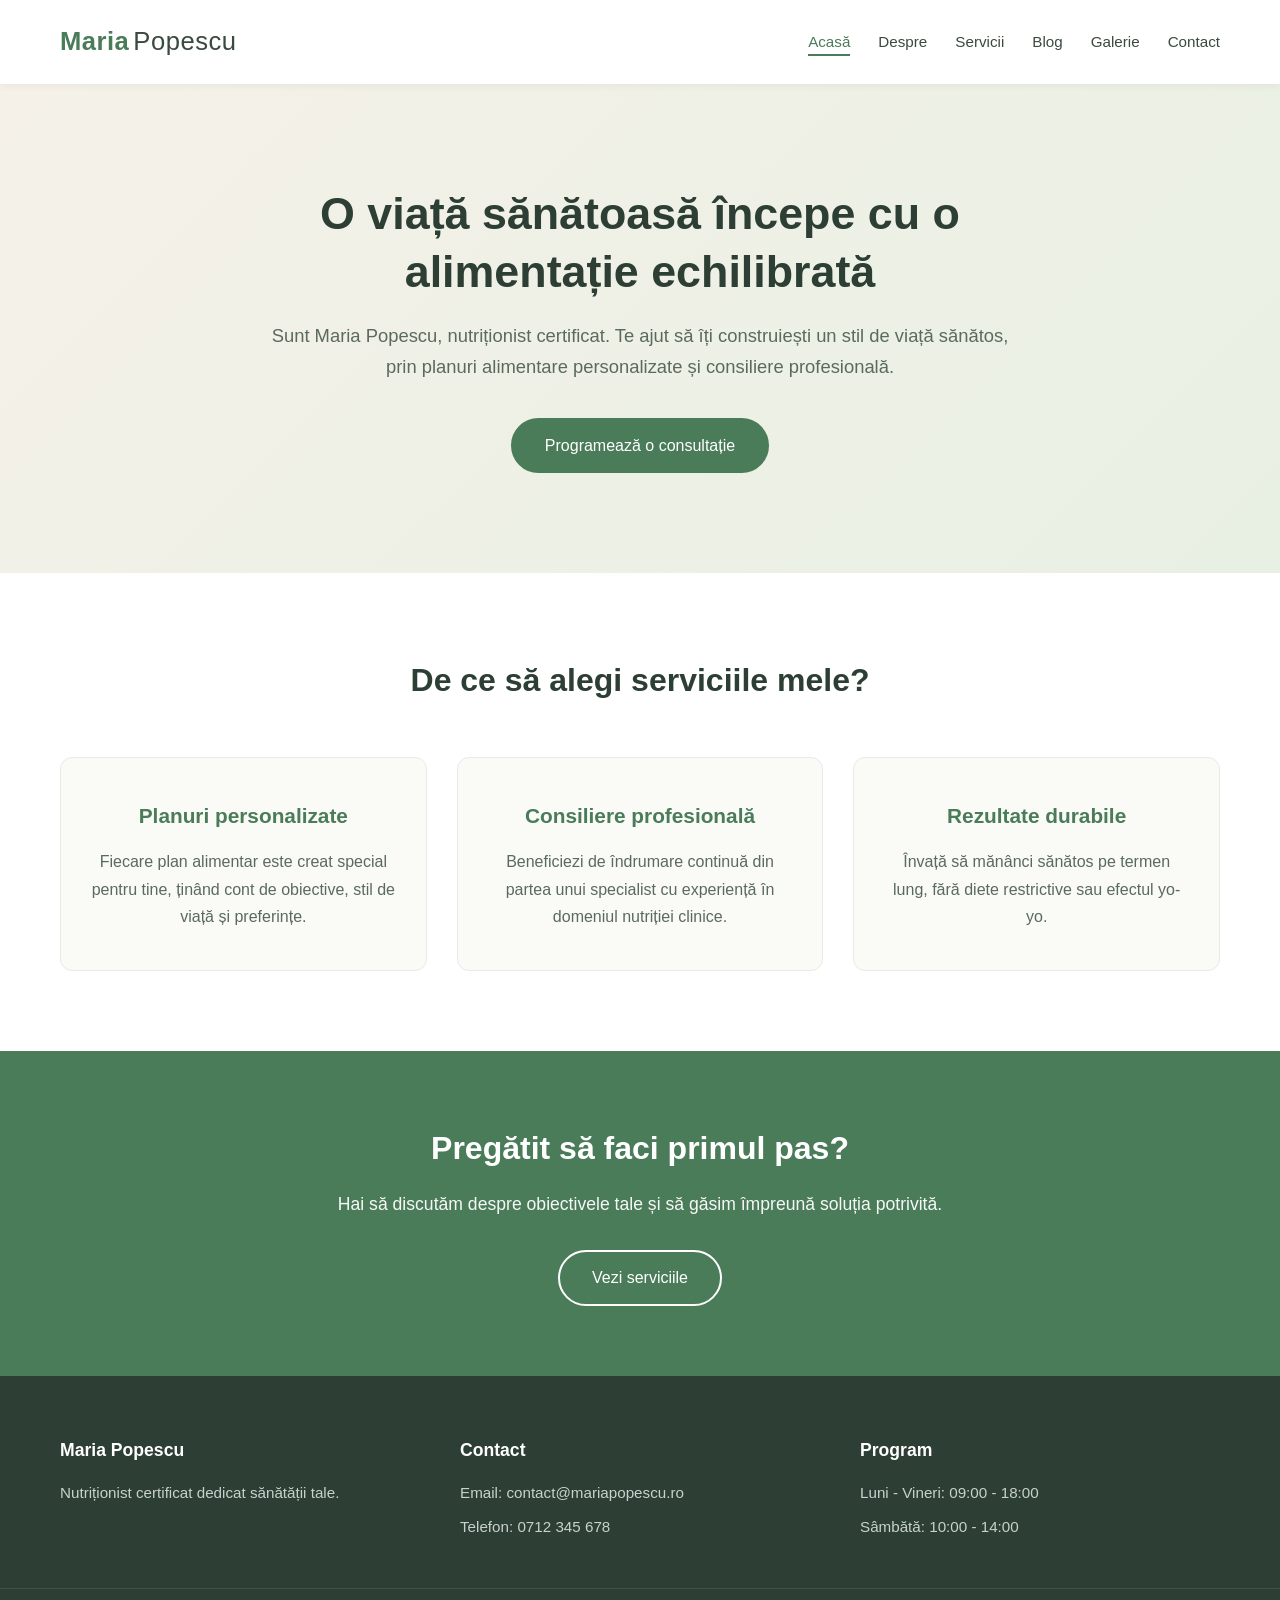
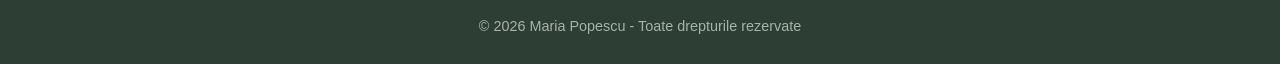
<file: index.html>
<!DOCTYPE html>
<html lang="ro">
<head>
    <meta charset="UTF-8">
    <meta name="viewport" content="width=device-width, initial-scale=1.0">
    <title>Acasă | Nutriționist Maria Popescu</title>
    <link rel="stylesheet" href="css/style.css">
</head>
<body>

    <header class="site-header">
        <div class="container header-content">
            <a href="index.html" class="logo">Maria<span>Popescu</span></a>
            <nav class="main-nav">
                <ul>
                    <li><a href="index.html" class="active">Acasă</a></li>
                    <li><a href="about.html">Despre</a></li>
                    <li><a href="services.html">Servicii</a></li>
                    <li><a href="blog.html">Blog</a></li>
                    <li><a href="gallery.html">Galerie</a></li>
                    <li><a href="contact.html">Contact</a></li>
                </ul>
            </nav>
        </div>
    </header>

    <main>

        <section class="hero">
            <div class="container hero-content">
                <h1>O viață sănătoasă începe cu o alimentație echilibrată</h1>
                <p>Sunt Maria Popescu, nutriționist certificat. Te ajut să îți construiești un stil de viață sănătos, prin planuri alimentare personalizate și consiliere profesională.</p>
                <a href="contact.html" class="btn">Programează o consultație</a>
            </div>
        </section>

        <section class="features">
            <div class="container">
                <h2>De ce să alegi serviciile mele?</h2>
                <div class="features-grid">
                    <div class="feature-card">
                        <h3>Planuri personalizate</h3>
                        <p>Fiecare plan alimentar este creat special pentru tine, ținând cont de obiective, stil de viață și preferințe.</p>
                    </div>
                    <div class="feature-card">
                        <h3>Consiliere profesională</h3>
                        <p>Beneficiezi de îndrumare continuă din partea unui specialist cu experiență în domeniul nutriției clinice.</p>
                    </div>
                    <div class="feature-card">
                        <h3>Rezultate durabile</h3>
                        <p>Învață să mănânci sănătos pe termen lung, fără diete restrictive sau efectul yo-yo.</p>
                    </div>
                </div>
            </div>
        </section>

        <section class="cta">
            <div class="container">
                <h2>Pregătit să faci primul pas?</h2>
                <p>Hai să discutăm despre obiectivele tale și să găsim împreună soluția potrivită.</p>
                <a href="services.html" class="btn btn-light">Vezi serviciile</a>
            </div>
        </section>

    </main>

    <footer class="site-footer">
        <div class="container footer-content">
            <div class="footer-section">
                <h4>Maria Popescu</h4>
                <p>Nutriționist certificat dedicat sănătății tale.</p>
            </div>
            <div class="footer-section">
                <h4>Contact</h4>
                <p>Email: contact@mariapopescu.ro</p>
                <p>Telefon: 0712 345 678</p>
            </div>
            <div class="footer-section">
                <h4>Program</h4>
                <p>Luni - Vineri: 09:00 - 18:00</p>
                <p>Sâmbătă: 10:00 - 14:00</p>
            </div>
        </div>
        <div class="footer-bottom">
            <p>&copy; 2026 Maria Popescu - Toate drepturile rezervate</p>
        </div>
    </footer>

</body>
</html>
</file>
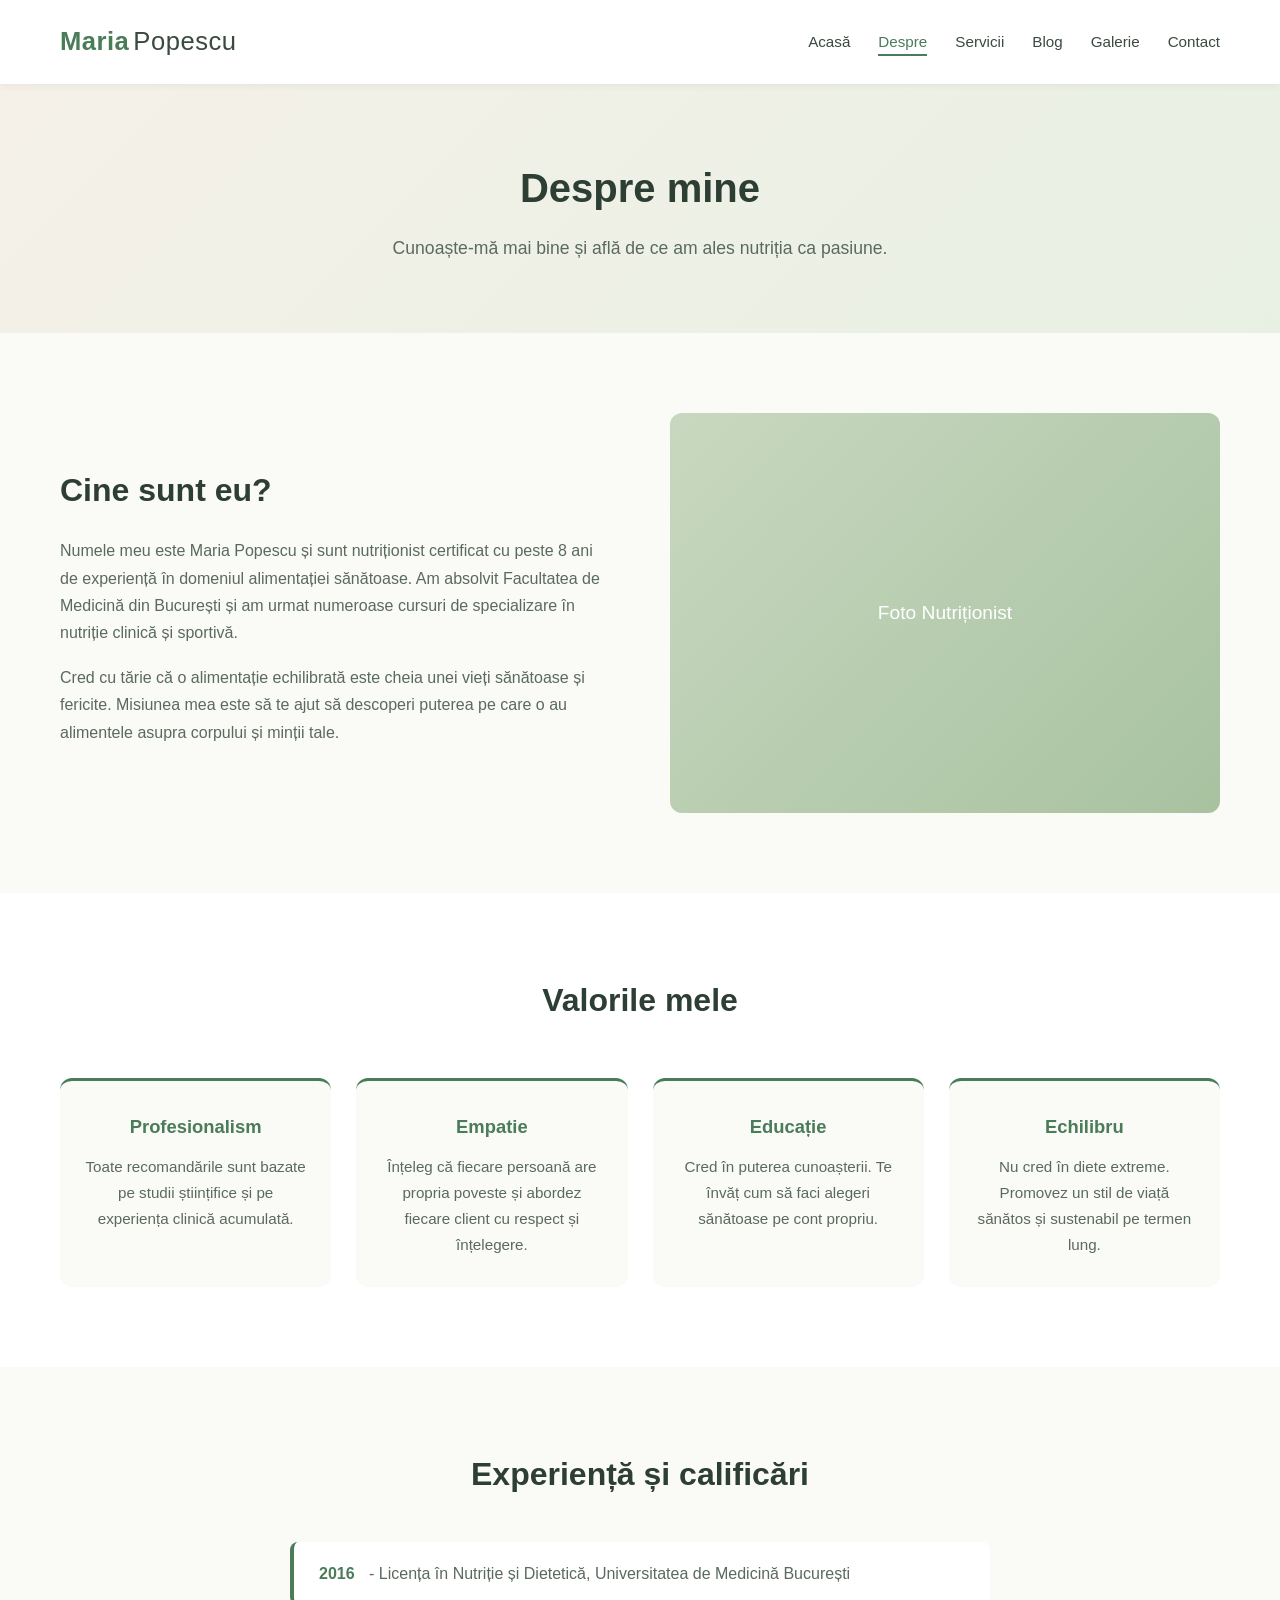
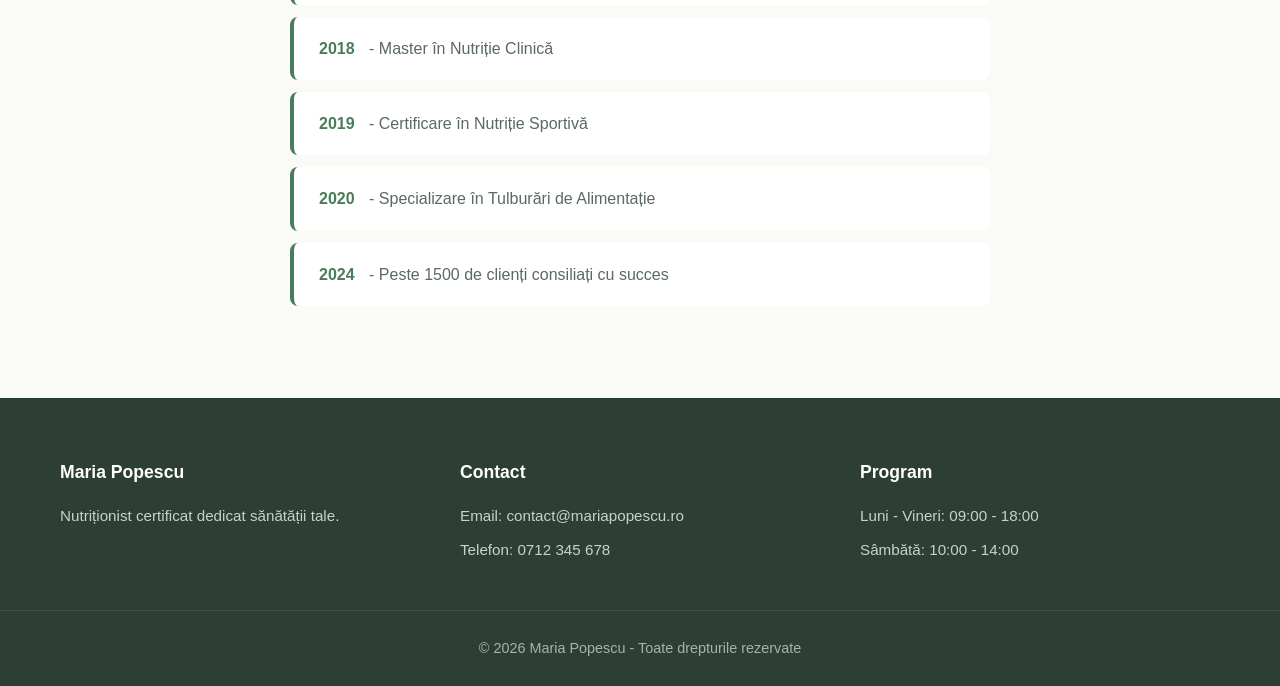
<file: about.html>
<!DOCTYPE html>
<html lang="ro">
<head>
    <meta charset="UTF-8">
    <meta name="viewport" content="width=device-width, initial-scale=1.0">
    <title>Despre | Nutriționist Maria Popescu</title>
    <link rel="stylesheet" href="css/style.css">
</head>
<body>

    <header class="site-header">
        <div class="container header-content">
            <a href="index.html" class="logo">Maria<span>Popescu</span></a>
            <nav class="main-nav">
                <ul>
                    <li><a href="index.html">Acasă</a></li>
                    <li><a href="about.html" class="active">Despre</a></li>
                    <li><a href="services.html">Servicii</a></li>
                    <li><a href="blog.html">Blog</a></li>
                    <li><a href="gallery.html">Galerie</a></li>
                    <li><a href="contact.html">Contact</a></li>
                </ul>
            </nav>
        </div>
    </header>

    <main>

        <section class="page-header">
            <div class="container">
                <h1>Despre mine</h1>
                <p>Cunoaște-mă mai bine și află de ce am ales nutriția ca pasiune.</p>
            </div>
        </section>

        <section class="about-section">
            <div class="container about-grid">
                <div class="about-text">
                    <h2>Cine sunt eu?</h2>
                    <p>Numele meu este Maria Popescu și sunt nutriționist certificat cu peste 8 ani de experiență în domeniul alimentației sănătoase. Am absolvit Facultatea de Medicină din București și am urmat numeroase cursuri de specializare în nutriție clinică și sportivă.</p>
                    <p>Cred cu tărie că o alimentație echilibrată este cheia unei vieți sănătoase și fericite. Misiunea mea este să te ajut să descoperi puterea pe care o au alimentele asupra corpului și minții tale.</p>
                </div>
                <div class="about-image">
                    <div class="image-placeholder">Foto Nutriționist</div>
                </div>
            </div>
        </section>

        <section class="values">
            <div class="container">
                <h2>Valorile mele</h2>
                <div class="values-grid">
                    <div class="value-card">
                        <h3>Profesionalism</h3>
                        <p>Toate recomandările sunt bazate pe studii științifice și pe experiența clinică acumulată.</p>
                    </div>
                    <div class="value-card">
                        <h3>Empatie</h3>
                        <p>Înțeleg că fiecare persoană are propria poveste și abordez fiecare client cu respect și înțelegere.</p>
                    </div>
                    <div class="value-card">
                        <h3>Educație</h3>
                        <p>Cred în puterea cunoașterii. Te învăț cum să faci alegeri sănătoase pe cont propriu.</p>
                    </div>
                    <div class="value-card">
                        <h3>Echilibru</h3>
                        <p>Nu cred în diete extreme. Promovez un stil de viață sănătos și sustenabil pe termen lung.</p>
                    </div>
                </div>
            </div>
        </section>

        <section class="experience">
            <div class="container">
                <h2>Experiență și calificări</h2>
                <ul class="experience-list">
                    <li><strong>2016</strong> - Licența în Nutriție și Dietetică, Universitatea de Medicină București</li>
                    <li><strong>2018</strong> - Master în Nutriție Clinică</li>
                    <li><strong>2019</strong> - Certificare în Nutriție Sportivă</li>
                    <li><strong>2020</strong> - Specializare în Tulburări de Alimentație</li>
                    <li><strong>2024</strong> - Peste 1500 de clienți consiliați cu succes</li>
                </ul>
            </div>
        </section>

    </main>

    <footer class="site-footer">
        <div class="container footer-content">
            <div class="footer-section">
                <h4>Maria Popescu</h4>
                <p>Nutriționist certificat dedicat sănătății tale.</p>
            </div>
            <div class="footer-section">
                <h4>Contact</h4>
                <p>Email: contact@mariapopescu.ro</p>
                <p>Telefon: 0712 345 678</p>
            </div>
            <div class="footer-section">
                <h4>Program</h4>
                <p>Luni - Vineri: 09:00 - 18:00</p>
                <p>Sâmbătă: 10:00 - 14:00</p>
            </div>
        </div>
        <div class="footer-bottom">
            <p>&copy; 2026 Maria Popescu - Toate drepturile rezervate</p>
        </div>
    </footer>

</body>
</html>
</file>
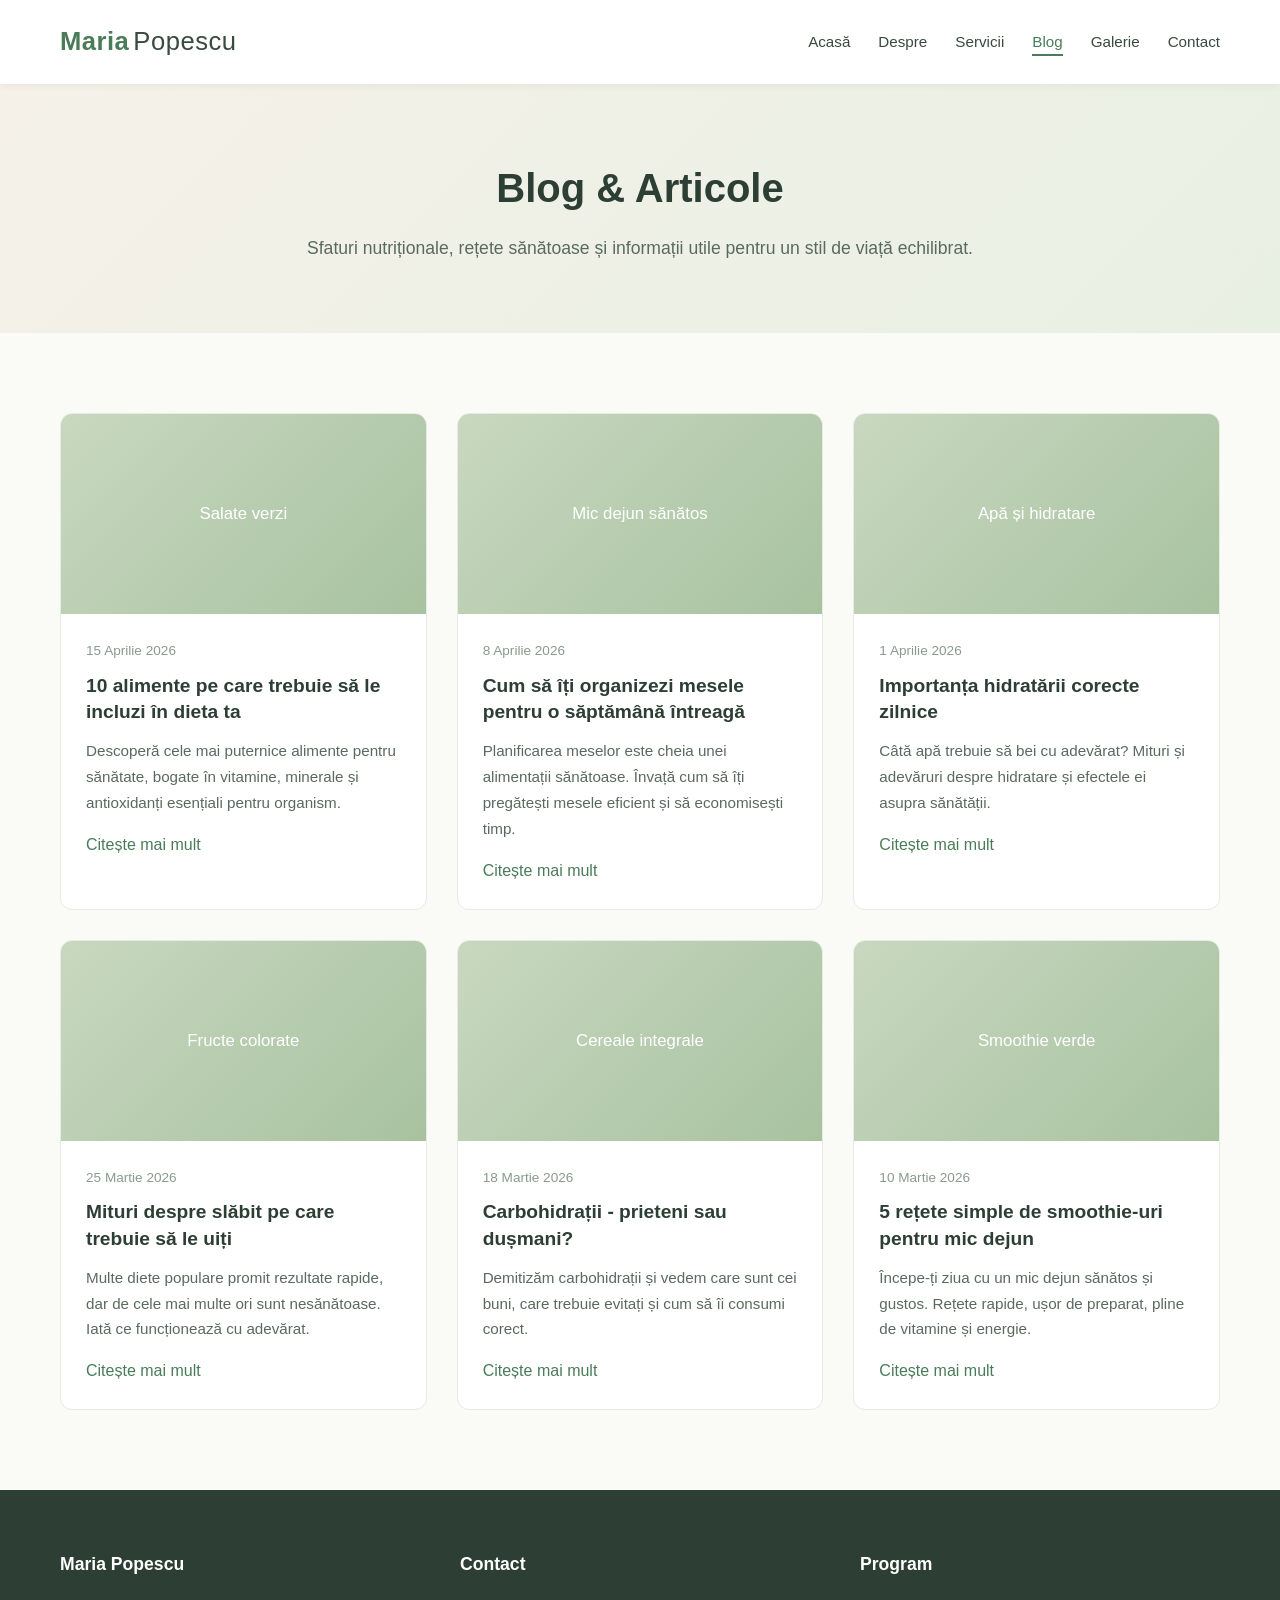
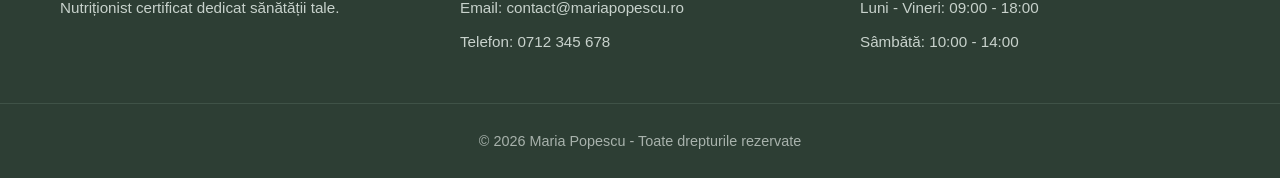
<file: blog.html>
<!DOCTYPE html>
<html lang="ro">
<head>
    <meta charset="UTF-8">
    <meta name="viewport" content="width=device-width, initial-scale=1.0">
    <title>Blog | Nutriționist Maria Popescu</title>
    <link rel="stylesheet" href="css/style.css">
</head>
<body>

    <header class="site-header">
        <div class="container header-content">
            <a href="index.html" class="logo">Maria<span>Popescu</span></a>
            <nav class="main-nav">
                <ul>
                    <li><a href="index.html">Acasă</a></li>
                    <li><a href="about.html">Despre</a></li>
                    <li><a href="services.html">Servicii</a></li>
                    <li><a href="blog.html" class="active">Blog</a></li>
                    <li><a href="gallery.html">Galerie</a></li>
                    <li><a href="contact.html">Contact</a></li>
                </ul>
            </nav>
        </div>
    </header>

    <main>

        <section class="page-header">
            <div class="container">
                <h1>Blog & Articole</h1>
                <p>Sfaturi nutriționale, rețete sănătoase și informații utile pentru un stil de viață echilibrat.</p>
            </div>
        </section>

        <section class="blog-section">
            <div class="container">
                <div class="blog-grid">

                    <article class="blog-card">
                        <div class="blog-image">Salate verzi</div>
                        <div class="blog-content">
                            <span class="blog-date">15 Aprilie 2026</span>
                            <h3>10 alimente pe care trebuie să le incluzi în dieta ta</h3>
                            <p>Descoperă cele mai puternice alimente pentru sănătate, bogate în vitamine, minerale și antioxidanți esențiali pentru organism.</p>
                            <a href="#" class="read-more">Citește mai mult</a>
                        </div>
                    </article>

                    <article class="blog-card">
                        <div class="blog-image">Mic dejun sănătos</div>
                        <div class="blog-content">
                            <span class="blog-date">8 Aprilie 2026</span>
                            <h3>Cum să îți organizezi mesele pentru o săptămână întreagă</h3>
                            <p>Planificarea meselor este cheia unei alimentații sănătoase. Învață cum să îți pregătești mesele eficient și să economisești timp.</p>
                            <a href="#" class="read-more">Citește mai mult</a>
                        </div>
                    </article>

                    <article class="blog-card">
                        <div class="blog-image">Apă și hidratare</div>
                        <div class="blog-content">
                            <span class="blog-date">1 Aprilie 2026</span>
                            <h3>Importanța hidratării corecte zilnice</h3>
                            <p>Câtă apă trebuie să bei cu adevărat? Mituri și adevăruri despre hidratare și efectele ei asupra sănătății.</p>
                            <a href="#" class="read-more">Citește mai mult</a>
                        </div>
                    </article>

                    <article class="blog-card">
                        <div class="blog-image">Fructe colorate</div>
                        <div class="blog-content">
                            <span class="blog-date">25 Martie 2026</span>
                            <h3>Mituri despre slăbit pe care trebuie să le uiți</h3>
                            <p>Multe diete populare promit rezultate rapide, dar de cele mai multe ori sunt nesănătoase. Iată ce funcționează cu adevărat.</p>
                            <a href="#" class="read-more">Citește mai mult</a>
                        </div>
                    </article>

                    <article class="blog-card">
                        <div class="blog-image">Cereale integrale</div>
                        <div class="blog-content">
                            <span class="blog-date">18 Martie 2026</span>
                            <h3>Carbohidrații - prieteni sau dușmani?</h3>
                            <p>Demitizăm carbohidrații și vedem care sunt cei buni, care trebuie evitați și cum să îi consumi corect.</p>
                            <a href="#" class="read-more">Citește mai mult</a>
                        </div>
                    </article>

                    <article class="blog-card">
                        <div class="blog-image">Smoothie verde</div>
                        <div class="blog-content">
                            <span class="blog-date">10 Martie 2026</span>
                            <h3>5 rețete simple de smoothie-uri pentru mic dejun</h3>
                            <p>Începe-ți ziua cu un mic dejun sănătos și gustos. Rețete rapide, ușor de preparat, pline de vitamine și energie.</p>
                            <a href="#" class="read-more">Citește mai mult</a>
                        </div>
                    </article>

                </div>
            </div>
        </section>

    </main>

    <footer class="site-footer">
        <div class="container footer-content">
            <div class="footer-section">
                <h4>Maria Popescu</h4>
                <p>Nutriționist certificat dedicat sănătății tale.</p>
            </div>
            <div class="footer-section">
                <h4>Contact</h4>
                <p>Email: contact@mariapopescu.ro</p>
                <p>Telefon: 0712 345 678</p>
            </div>
            <div class="footer-section">
                <h4>Program</h4>
                <p>Luni - Vineri: 09:00 - 18:00</p>
                <p>Sâmbătă: 10:00 - 14:00</p>
            </div>
        </div>
        <div class="footer-bottom">
            <p>&copy; 2026 Maria Popescu - Toate drepturile rezervate</p>
        </div>
    </footer>

</body>
</html>
</file>
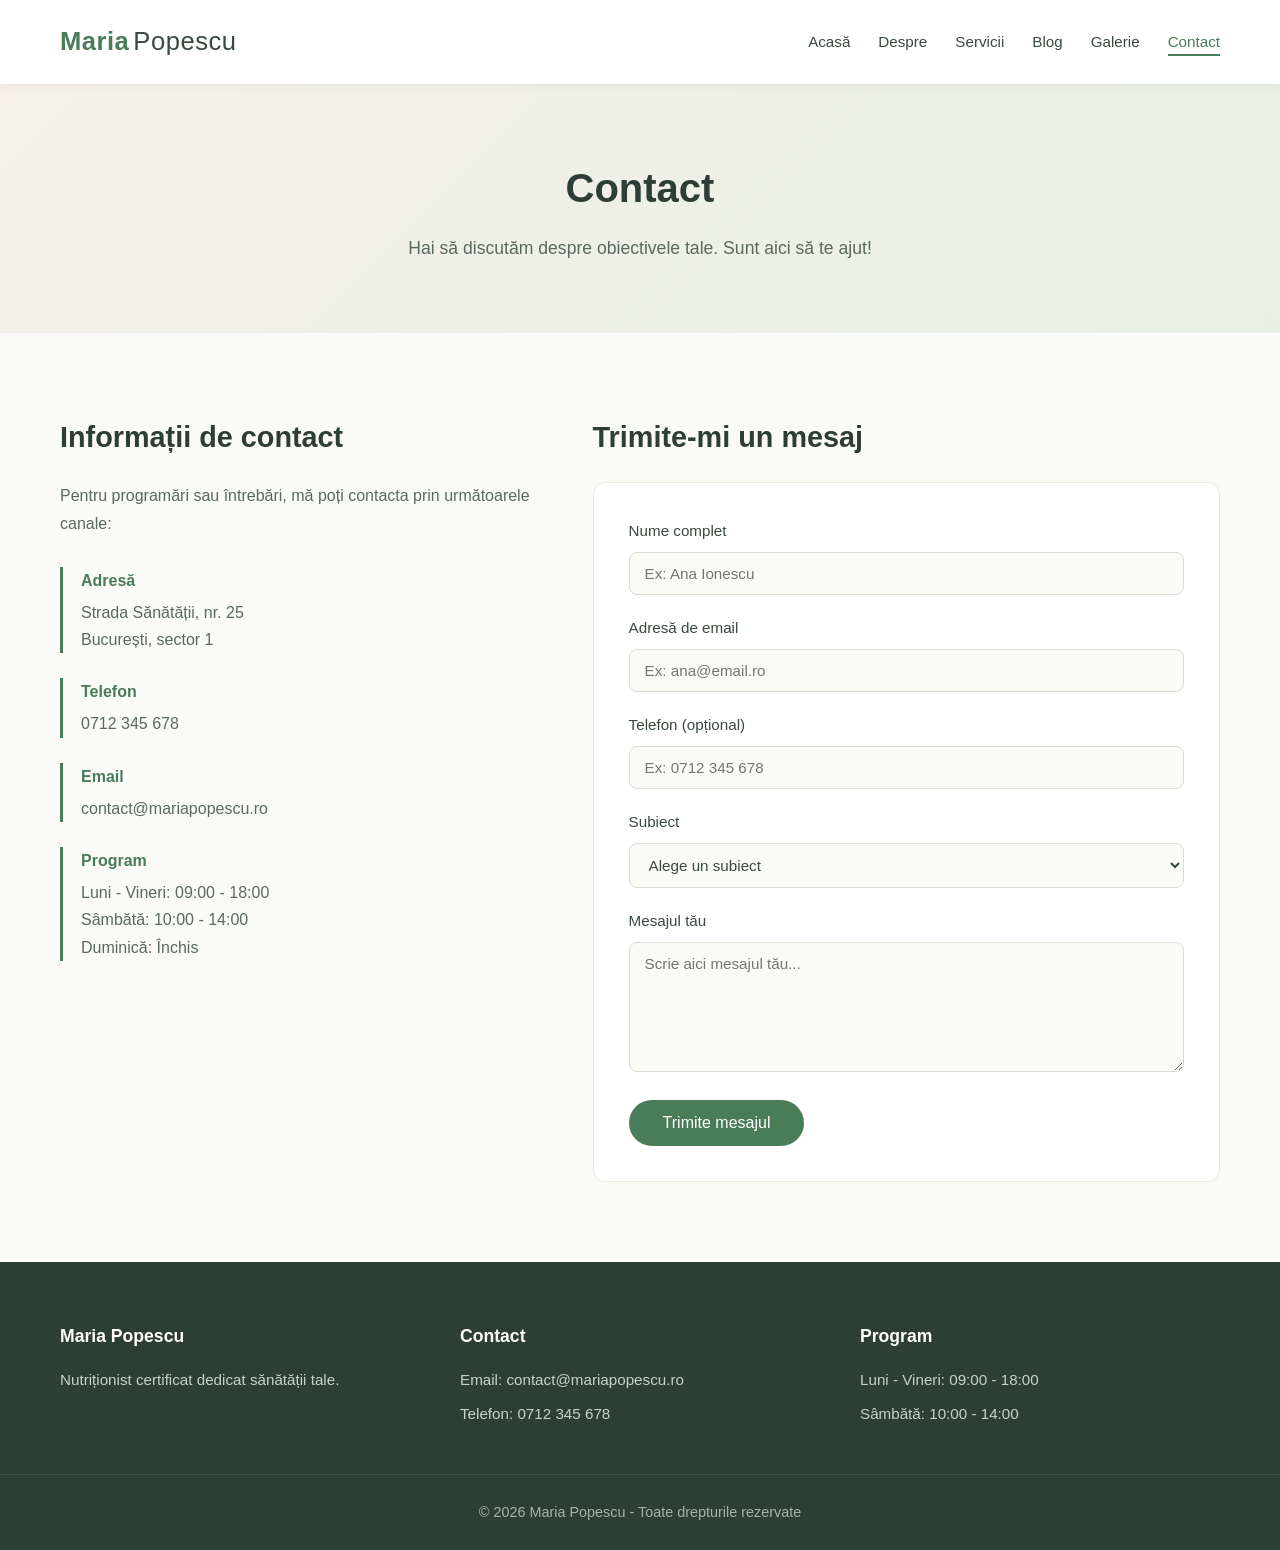
<file: contact.html>
<!DOCTYPE html>
<html lang="ro">
<head>
    <meta charset="UTF-8">
    <meta name="viewport" content="width=device-width, initial-scale=1.0">
    <title>Contact | Nutriționist Maria Popescu</title>
    <link rel="stylesheet" href="css/style.css">
</head>
<body>

    <header class="site-header">
        <div class="container header-content">
            <a href="index.html" class="logo">Maria<span>Popescu</span></a>
            <nav class="main-nav">
                <ul>
                    <li><a href="index.html">Acasă</a></li>
                    <li><a href="about.html">Despre</a></li>
                    <li><a href="services.html">Servicii</a></li>
                    <li><a href="blog.html">Blog</a></li>
                    <li><a href="gallery.html">Galerie</a></li>
                    <li><a href="contact.html" class="active">Contact</a></li>
                </ul>
            </nav>
        </div>
    </header>

    <main>

        <section class="page-header">
            <div class="container">
                <h1>Contact</h1>
                <p>Hai să discutăm despre obiectivele tale. Sunt aici să te ajut!</p>
            </div>
        </section>

        <section class="contact-section">
            <div class="container contact-grid">

                <div class="contact-info">
                    <h2>Informații de contact</h2>
                    <p>Pentru programări sau întrebări, mă poți contacta prin următoarele canale:</p>

                    <div class="contact-item">
                        <h4>Adresă</h4>
                        <p>Strada Sănătății, nr. 25<br>București, sector 1</p>
                    </div>

                    <div class="contact-item">
                        <h4>Telefon</h4>
                        <p>0712 345 678</p>
                    </div>

                    <div class="contact-item">
                        <h4>Email</h4>
                        <p>contact@mariapopescu.ro</p>
                    </div>

                    <div class="contact-item">
                        <h4>Program</h4>
                        <p>Luni - Vineri: 09:00 - 18:00<br>Sâmbătă: 10:00 - 14:00<br>Duminică: Închis</p>
                    </div>
                </div>

                <div class="contact-form-wrapper">
                    <h2>Trimite-mi un mesaj</h2>
                    <form class="contact-form" action="#" method="POST">

                        <div class="form-group">
                            <label for="name">Nume complet</label>
                            <input type="text" id="name" name="name" placeholder="Ex: Ana Ionescu" required>
                        </div>

                        <div class="form-group">
                            <label for="email">Adresă de email</label>
                            <input type="email" id="email" name="email" placeholder="Ex: ana@email.ro" required>
                        </div>

                        <div class="form-group">
                            <label for="phone">Telefon (opțional)</label>
                            <input type="tel" id="phone" name="phone" placeholder="Ex: 0712 345 678">
                        </div>

                        <div class="form-group">
                            <label for="subject">Subiect</label>
                            <select id="subject" name="subject" required>
                                <option value="">Alege un subiect</option>
                                <option value="programare">Doresc o programare</option>
                                <option value="info">Informații despre servicii</option>
                                <option value="alta">Altă întrebare</option>
                            </select>
                        </div>

                        <div class="form-group">
                            <label for="message">Mesajul tău</label>
                            <textarea id="message" name="message" rows="6" placeholder="Scrie aici mesajul tău..." required></textarea>
                        </div>

                        <button type="submit" class="btn">Trimite mesajul</button>
                    </form>
                </div>

            </div>
        </section>

    </main>

    <footer class="site-footer">
        <div class="container footer-content">
            <div class="footer-section">
                <h4>Maria Popescu</h4>
                <p>Nutriționist certificat dedicat sănătății tale.</p>
            </div>
            <div class="footer-section">
                <h4>Contact</h4>
                <p>Email: contact@mariapopescu.ro</p>
                <p>Telefon: 0712 345 678</p>
            </div>
            <div class="footer-section">
                <h4>Program</h4>
                <p>Luni - Vineri: 09:00 - 18:00</p>
                <p>Sâmbătă: 10:00 - 14:00</p>
            </div>
        </div>
        <div class="footer-bottom">
            <p>&copy; 2026 Maria Popescu - Toate drepturile rezervate</p>
        </div>
    </footer>

</body>
</html>
</file>
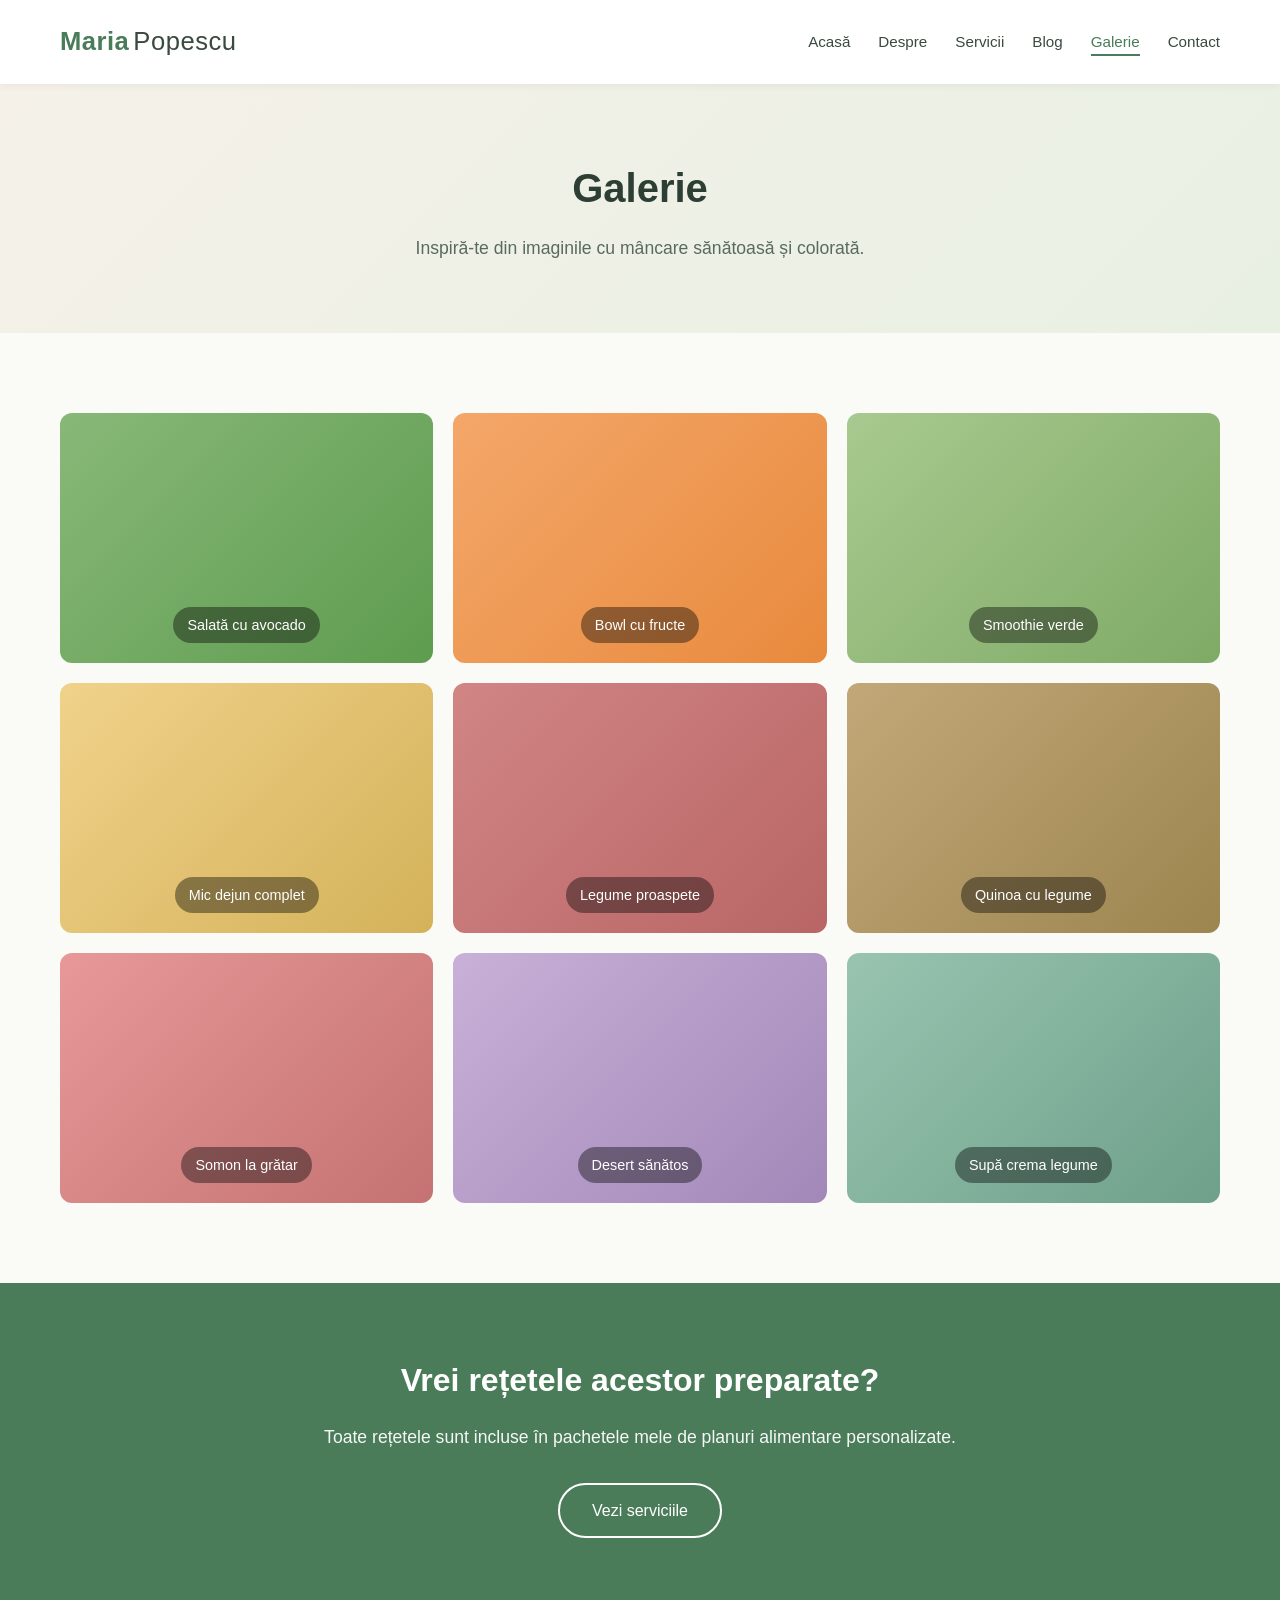
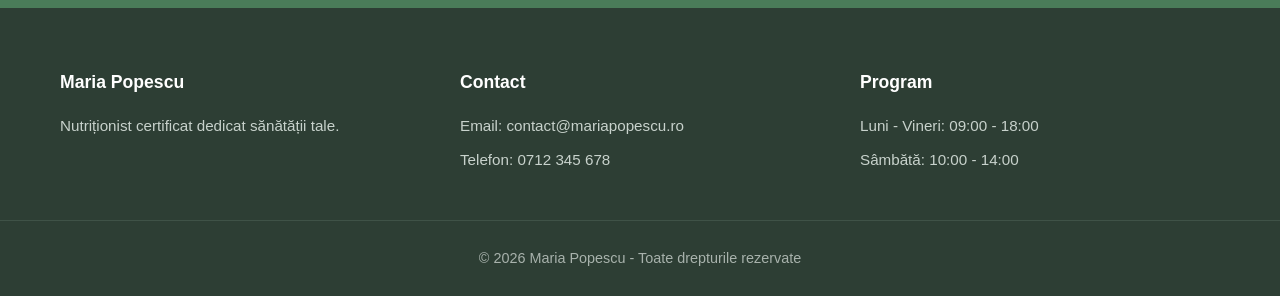
<file: gallery.html>
<!DOCTYPE html>
<html lang="ro">
<head>
    <meta charset="UTF-8">
    <meta name="viewport" content="width=device-width, initial-scale=1.0">
    <title>Galerie | Nutriționist Maria Popescu</title>
    <link rel="stylesheet" href="css/style.css">
</head>
<body>

    <header class="site-header">
        <div class="container header-content">
            <a href="index.html" class="logo">Maria<span>Popescu</span></a>
            <nav class="main-nav">
                <ul>
                    <li><a href="index.html">Acasă</a></li>
                    <li><a href="about.html">Despre</a></li>
                    <li><a href="services.html">Servicii</a></li>
                    <li><a href="blog.html">Blog</a></li>
                    <li><a href="gallery.html" class="active">Galerie</a></li>
                    <li><a href="contact.html">Contact</a></li>
                </ul>
            </nav>
        </div>
    </header>

    <main>

        <section class="page-header">
            <div class="container">
                <h1>Galerie</h1>
                <p>Inspiră-te din imaginile cu mâncare sănătoasă și colorată.</p>
            </div>
        </section>

        <section class="gallery-section">
            <div class="container">
                <div class="gallery-grid">

                    <div class="gallery-item">
                        <div class="gallery-image image-1">
                            <span>Salată cu avocado</span>
                        </div>
                    </div>

                    <div class="gallery-item">
                        <div class="gallery-image image-2">
                            <span>Bowl cu fructe</span>
                        </div>
                    </div>

                    <div class="gallery-item">
                        <div class="gallery-image image-3">
                            <span>Smoothie verde</span>
                        </div>
                    </div>

                    <div class="gallery-item">
                        <div class="gallery-image image-4">
                            <span>Mic dejun complet</span>
                        </div>
                    </div>

                    <div class="gallery-item">
                        <div class="gallery-image image-5">
                            <span>Legume proaspete</span>
                        </div>
                    </div>

                    <div class="gallery-item">
                        <div class="gallery-image image-6">
                            <span>Quinoa cu legume</span>
                        </div>
                    </div>

                    <div class="gallery-item">
                        <div class="gallery-image image-7">
                            <span>Somon la grătar</span>
                        </div>
                    </div>

                    <div class="gallery-item">
                        <div class="gallery-image image-8">
                            <span>Desert sănătos</span>
                        </div>
                    </div>

                    <div class="gallery-item">
                        <div class="gallery-image image-9">
                            <span>Supă crema legume</span>
                        </div>
                    </div>

                </div>
            </div>
        </section>

        <section class="cta">
            <div class="container">
                <h2>Vrei rețetele acestor preparate?</h2>
                <p>Toate rețetele sunt incluse în pachetele mele de planuri alimentare personalizate.</p>
                <a href="services.html" class="btn btn-light">Vezi serviciile</a>
            </div>
        </section>

    </main>

    <footer class="site-footer">
        <div class="container footer-content">
            <div class="footer-section">
                <h4>Maria Popescu</h4>
                <p>Nutriționist certificat dedicat sănătății tale.</p>
            </div>
            <div class="footer-section">
                <h4>Contact</h4>
                <p>Email: contact@mariapopescu.ro</p>
                <p>Telefon: 0712 345 678</p>
            </div>
            <div class="footer-section">
                <h4>Program</h4>
                <p>Luni - Vineri: 09:00 - 18:00</p>
                <p>Sâmbătă: 10:00 - 14:00</p>
            </div>
        </div>
        <div class="footer-bottom">
            <p>&copy; 2026 Maria Popescu - Toate drepturile rezervate</p>
        </div>
    </footer>

</body>
</html>
</file>
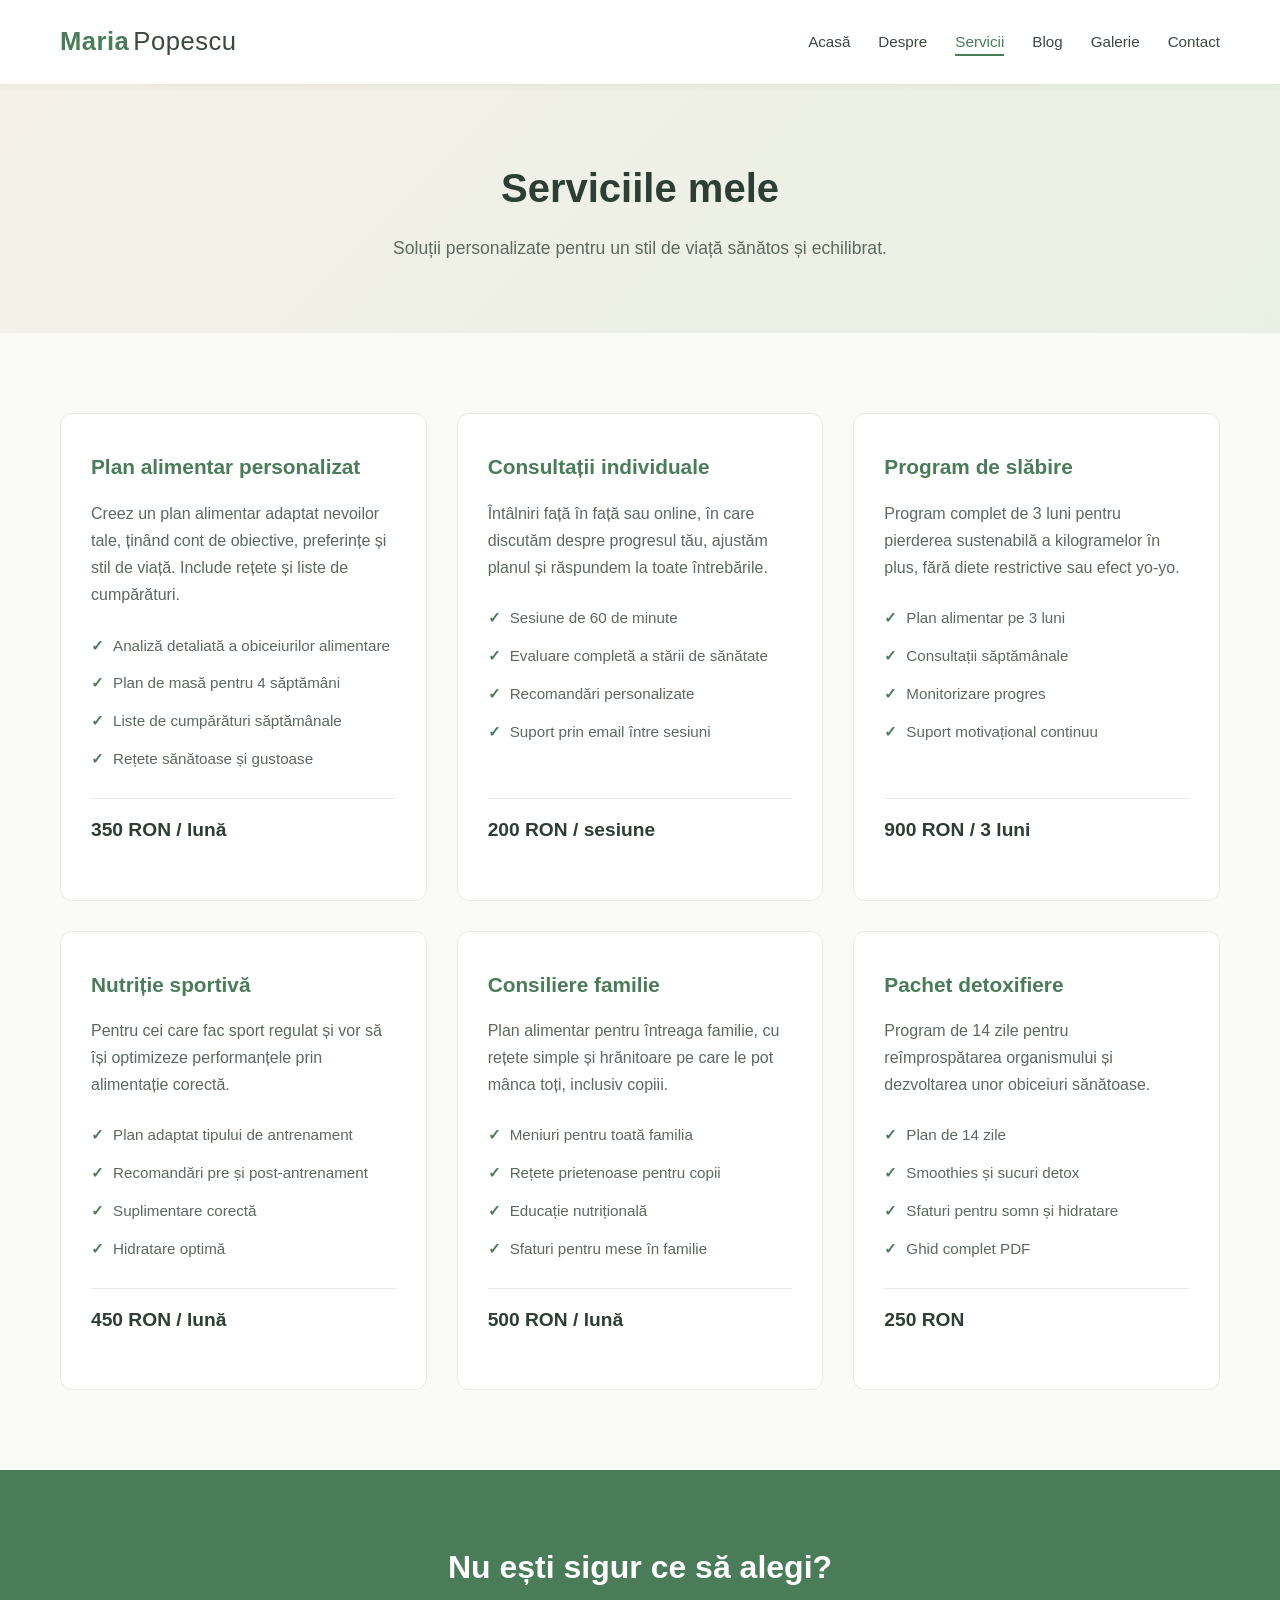
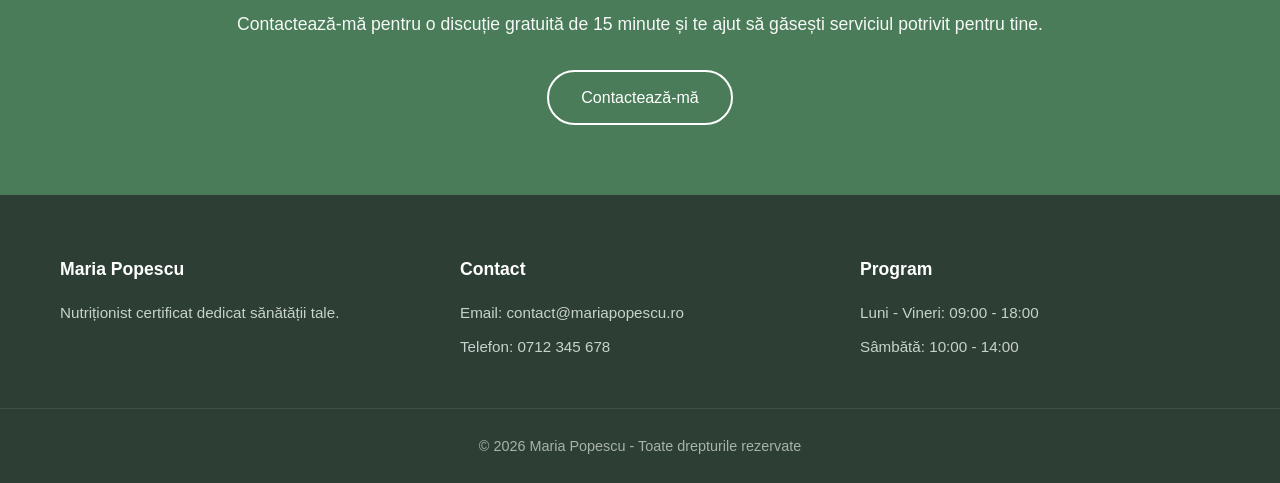
<file: services.html>
<!DOCTYPE html>
<html lang="ro">
<head>
    <meta charset="UTF-8">
    <meta name="viewport" content="width=device-width, initial-scale=1.0">
    <title>Servicii | Nutriționist Maria Popescu</title>
    <link rel="stylesheet" href="css/style.css">
</head>
<body>

    <header class="site-header">
        <div class="container header-content">
            <a href="index.html" class="logo">Maria<span>Popescu</span></a>
            <nav class="main-nav">
                <ul>
                    <li><a href="index.html">Acasă</a></li>
                    <li><a href="about.html">Despre</a></li>
                    <li><a href="services.html" class="active">Servicii</a></li>
                    <li><a href="blog.html">Blog</a></li>
                    <li><a href="gallery.html">Galerie</a></li>
                    <li><a href="contact.html">Contact</a></li>
                </ul>
            </nav>
        </div>
    </header>

    <main>

        <section class="page-header">
            <div class="container">
                <h1>Serviciile mele</h1>
                <p>Soluții personalizate pentru un stil de viață sănătos și echilibrat.</p>
            </div>
        </section>

        <section class="services-section">
            <div class="container">
                <div class="services-grid">

                    <article class="service-card">
                        <h3>Plan alimentar personalizat</h3>
                        <p>Creez un plan alimentar adaptat nevoilor tale, ținând cont de obiective, preferințe și stil de viață. Include rețete și liste de cumpărături.</p>
                        <ul>
                            <li>Analiză detaliată a obiceiurilor alimentare</li>
                            <li>Plan de masă pentru 4 săptămâni</li>
                            <li>Liste de cumpărături săptămânale</li>
                            <li>Rețete sănătoase și gustoase</li>
                        </ul>
                        <p class="price">350 RON / lună</p>
                    </article>

                    <article class="service-card">
                        <h3>Consultații individuale</h3>
                        <p>Întâlniri față în față sau online, în care discutăm despre progresul tău, ajustăm planul și răspundem la toate întrebările.</p>
                        <ul>
                            <li>Sesiune de 60 de minute</li>
                            <li>Evaluare completă a stării de sănătate</li>
                            <li>Recomandări personalizate</li>
                            <li>Suport prin email între sesiuni</li>
                        </ul>
                        <p class="price">200 RON / sesiune</p>
                    </article>

                    <article class="service-card">
                        <h3>Program de slăbire</h3>
                        <p>Program complet de 3 luni pentru pierderea sustenabilă a kilogramelor în plus, fără diete restrictive sau efect yo-yo.</p>
                        <ul>
                            <li>Plan alimentar pe 3 luni</li>
                            <li>Consultații săptămânale</li>
                            <li>Monitorizare progres</li>
                            <li>Suport motivațional continuu</li>
                        </ul>
                        <p class="price">900 RON / 3 luni</p>
                    </article>

                    <article class="service-card">
                        <h3>Nutriție sportivă</h3>
                        <p>Pentru cei care fac sport regulat și vor să își optimizeze performanțele prin alimentație corectă.</p>
                        <ul>
                            <li>Plan adaptat tipului de antrenament</li>
                            <li>Recomandări pre și post-antrenament</li>
                            <li>Suplimentare corectă</li>
                            <li>Hidratare optimă</li>
                        </ul>
                        <p class="price">450 RON / lună</p>
                    </article>

                    <article class="service-card">
                        <h3>Consiliere familie</h3>
                        <p>Plan alimentar pentru întreaga familie, cu rețete simple și hrănitoare pe care le pot mânca toți, inclusiv copiii.</p>
                        <ul>
                            <li>Meniuri pentru toată familia</li>
                            <li>Rețete prietenoase pentru copii</li>
                            <li>Educație nutrițională</li>
                            <li>Sfaturi pentru mese în familie</li>
                        </ul>
                        <p class="price">500 RON / lună</p>
                    </article>

                    <article class="service-card">
                        <h3>Pachet detoxifiere</h3>
                        <p>Program de 14 zile pentru reîmprospătarea organismului și dezvoltarea unor obiceiuri sănătoase.</p>
                        <ul>
                            <li>Plan de 14 zile</li>
                            <li>Smoothies și sucuri detox</li>
                            <li>Sfaturi pentru somn și hidratare</li>
                            <li>Ghid complet PDF</li>
                        </ul>
                        <p class="price">250 RON</p>
                    </article>

                </div>
            </div>
        </section>

        <section class="cta">
            <div class="container">
                <h2>Nu ești sigur ce să alegi?</h2>
                <p>Contactează-mă pentru o discuție gratuită de 15 minute și te ajut să găsești serviciul potrivit pentru tine.</p>
                <a href="contact.html" class="btn btn-light">Contactează-mă</a>
            </div>
        </section>

    </main>

    <footer class="site-footer">
        <div class="container footer-content">
            <div class="footer-section">
                <h4>Maria Popescu</h4>
                <p>Nutriționist certificat dedicat sănătății tale.</p>
            </div>
            <div class="footer-section">
                <h4>Contact</h4>
                <p>Email: contact@mariapopescu.ro</p>
                <p>Telefon: 0712 345 678</p>
            </div>
            <div class="footer-section">
                <h4>Program</h4>
                <p>Luni - Vineri: 09:00 - 18:00</p>
                <p>Sâmbătă: 10:00 - 14:00</p>
            </div>
        </div>
        <div class="footer-bottom">
            <p>&copy; 2026 Maria Popescu - Toate drepturile rezervate</p>
        </div>
    </footer>

</body>
</html>
</file>
<file: css/style.css>
/* ============================
   RESET & BASE
============================ */
* {
    margin: 0;
    padding: 0;
    box-sizing: border-box;
}

html {
    scroll-behavior: smooth;
}

body {
    font-family: 'Segoe UI', Tahoma, Geneva, Verdana, sans-serif;
    line-height: 1.7;
    color: #3a4a3f;
    background-color: #fafaf7;
}

.container {
    max-width: 1200px;
    margin: 0 auto;
    padding: 0 20px;
}

a {
    text-decoration: none;
    color: inherit;
}

ul {
    list-style: none;
}

img {
    max-width: 100%;
    display: block;
}

/* ============================
   HEADER & NAVIGATION
============================ */
.site-header {
    background-color: #ffffff;
    box-shadow: 0 2px 8px rgba(0, 0, 0, 0.05);
    position: sticky;
    top: 0;
    z-index: 100;
}

.header-content {
    display: flex;
    justify-content: space-between;
    align-items: center;
    padding: 20px 20px;
    flex-wrap: wrap;
    gap: 15px;
}

.logo {
    font-size: 1.6rem;
    font-weight: 700;
    color: #4a7c59;
    letter-spacing: 0.5px;
}

.logo span {
    color: #3a4a3f;
    font-weight: 400;
    margin-left: 4px;
}

.main-nav ul {
    display: flex;
    gap: 28px;
    flex-wrap: wrap;
}

.main-nav a {
    font-size: 0.95rem;
    font-weight: 500;
    color: #3a4a3f;
    padding: 6px 0;
    position: relative;
    transition: color 0.3s ease;
}

.main-nav a:hover {
    color: #4a7c59;
}

.main-nav a.active {
    color: #4a7c59;
}

.main-nav a::after {
    content: '';
    position: absolute;
    bottom: 0;
    left: 0;
    width: 0;
    height: 2px;
    background-color: #4a7c59;
    transition: width 0.3s ease;
}

.main-nav a:hover::after,
.main-nav a.active::after {
    width: 100%;
}

/* ============================
   BUTTONS
============================ */
.btn {
    display: inline-block;
    padding: 12px 32px;
    background-color: #4a7c59;
    color: #ffffff;
    border: 2px solid #4a7c59;
    border-radius: 30px;
    font-size: 1rem;
    font-weight: 500;
    cursor: pointer;
    transition: all 0.3s ease;
}

.btn:hover {
    background-color: #3a6347;
    border-color: #3a6347;
    transform: translateY(-2px);
    box-shadow: 0 6px 14px rgba(74, 124, 89, 0.25);
}

.btn-light {
    background-color: transparent;
    color: #ffffff;
    border-color: #ffffff;
}

.btn-light:hover {
    background-color: #ffffff;
    color: #4a7c59;
}

/* ============================
   HERO SECTION
============================ */
.hero {
    background: linear-gradient(135deg, #f5f1e8 0%, #e8f0e3 100%);
    padding: 100px 20px;
}

.hero-content {
    text-align: center;
    max-width: 800px;
}

.hero h1 {
    font-size: 2.8rem;
    color: #2d3e34;
    margin-bottom: 20px;
    font-weight: 600;
    line-height: 1.3;
}

.hero p {
    font-size: 1.15rem;
    color: #5a6a5e;
    margin-bottom: 35px;
}

/* ============================
   PAGE HEADER (subpages)
============================ */
.page-header {
    background: linear-gradient(135deg, #f5f1e8 0%, #e8f0e3 100%);
    padding: 70px 20px;
    text-align: center;
}

.page-header h1 {
    font-size: 2.5rem;
    color: #2d3e34;
    margin-bottom: 12px;
    font-weight: 600;
}

.page-header p {
    font-size: 1.1rem;
    color: #5a6a5e;
}

/* ============================
   FEATURES (Acasă)
============================ */
.features {
    padding: 80px 0;
    background-color: #ffffff;
}

.features h2 {
    text-align: center;
    font-size: 2rem;
    color: #2d3e34;
    margin-bottom: 50px;
    font-weight: 600;
}

.features-grid {
    display: grid;
    grid-template-columns: repeat(3, 1fr);
    gap: 30px;
}

.feature-card {
    background-color: #fafaf7;
    padding: 40px 30px;
    border-radius: 12px;
    text-align: center;
    transition: transform 0.3s ease, box-shadow 0.3s ease;
    border: 1px solid #e8ebe4;
}

.feature-card:hover {
    transform: translateY(-5px);
    box-shadow: 0 10px 25px rgba(0, 0, 0, 0.07);
}

.feature-card h3 {
    color: #4a7c59;
    margin-bottom: 15px;
    font-size: 1.3rem;
    font-weight: 600;
}

.feature-card p {
    color: #5a6a5e;
}

/* ============================
   CTA SECTION
============================ */
.cta {
    background-color: #4a7c59;
    color: #ffffff;
    padding: 70px 20px;
    text-align: center;
}

.cta h2 {
    font-size: 2rem;
    margin-bottom: 15px;
    font-weight: 600;
}

.cta p {
    font-size: 1.1rem;
    margin-bottom: 30px;
    opacity: 0.95;
}

/* ============================
   ABOUT PAGE
============================ */
.about-section {
    padding: 80px 0;
}

.about-grid {
    display: grid;
    grid-template-columns: 1fr 1fr;
    gap: 60px;
    align-items: center;
}

.about-text h2 {
    font-size: 2rem;
    color: #2d3e34;
    margin-bottom: 20px;
    font-weight: 600;
}

.about-text p {
    margin-bottom: 18px;
    color: #5a6a5e;
}

.image-placeholder {
    background: linear-gradient(135deg, #c8d8c0 0%, #a8c2a0 100%);
    height: 400px;
    border-radius: 12px;
    display: flex;
    align-items: center;
    justify-content: center;
    color: #ffffff;
    font-size: 1.2rem;
    font-weight: 500;
}

.values {
    background-color: #ffffff;
    padding: 80px 0;
}

.values h2 {
    text-align: center;
    font-size: 2rem;
    color: #2d3e34;
    margin-bottom: 50px;
    font-weight: 600;
}

.values-grid {
    display: grid;
    grid-template-columns: repeat(4, 1fr);
    gap: 25px;
}

.value-card {
    background-color: #fafaf7;
    padding: 30px 25px;
    border-radius: 12px;
    text-align: center;
    border-top: 3px solid #4a7c59;
    transition: transform 0.3s ease;
}

.value-card:hover {
    transform: translateY(-3px);
}

.value-card h3 {
    color: #4a7c59;
    margin-bottom: 12px;
    font-size: 1.15rem;
    font-weight: 600;
}

.value-card p {
    color: #5a6a5e;
    font-size: 0.95rem;
}

.experience {
    padding: 80px 0;
    background-color: #fafaf7;
}

.experience h2 {
    text-align: center;
    font-size: 2rem;
    color: #2d3e34;
    margin-bottom: 40px;
    font-weight: 600;
}

.experience-list {
    max-width: 700px;
    margin: 0 auto;
}

.experience-list li {
    padding: 18px 25px;
    background-color: #ffffff;
    margin-bottom: 12px;
    border-radius: 8px;
    border-left: 4px solid #4a7c59;
    color: #5a6a5e;
}

.experience-list li strong {
    color: #4a7c59;
    margin-right: 10px;
}

/* ============================
   SERVICES PAGE
============================ */
.services-section {
    padding: 80px 0;
}

.services-grid {
    display: grid;
    grid-template-columns: repeat(3, 1fr);
    gap: 30px;
}

.service-card {
    background-color: #ffffff;
    padding: 35px 30px;
    border-radius: 12px;
    border: 1px solid #e8ebe4;
    transition: transform 0.3s ease, box-shadow 0.3s ease;
    display: flex;
    flex-direction: column;
}

.service-card:hover {
    transform: translateY(-5px);
    box-shadow: 0 12px 30px rgba(0, 0, 0, 0.08);
    border-color: #4a7c59;
}

.service-card h3 {
    color: #4a7c59;
    margin-bottom: 15px;
    font-size: 1.3rem;
    font-weight: 600;
}

.service-card p {
    color: #5a6a5e;
    margin-bottom: 18px;
}

.service-card ul {
    margin-bottom: 20px;
}

.service-card ul li {
    padding: 6px 0;
    padding-left: 22px;
    position: relative;
    color: #5a6a5e;
    font-size: 0.95rem;
}

.service-card ul li::before {
    content: "✓";
    position: absolute;
    left: 0;
    color: #4a7c59;
    font-weight: 700;
}

.service-card .price {
    margin-top: auto;
    font-size: 1.2rem;
    font-weight: 600;
    color: #2d3e34;
    padding-top: 15px;
    border-top: 1px solid #e8ebe4;
}

/* ============================
   BLOG PAGE
============================ */
.blog-section {
    padding: 80px 0;
}

.blog-grid {
    display: grid;
    grid-template-columns: repeat(3, 1fr);
    gap: 30px;
}

.blog-card {
    background-color: #ffffff;
    border-radius: 12px;
    overflow: hidden;
    border: 1px solid #e8ebe4;
    transition: transform 0.3s ease, box-shadow 0.3s ease;
}

.blog-card:hover {
    transform: translateY(-5px);
    box-shadow: 0 12px 30px rgba(0, 0, 0, 0.08);
}

.blog-image {
    height: 200px;
    background: linear-gradient(135deg, #c8d8c0 0%, #a8c2a0 100%);
    display: flex;
    align-items: center;
    justify-content: center;
    color: #ffffff;
    font-weight: 500;
    font-size: 1.05rem;
}

.blog-content {
    padding: 25px;
}

.blog-date {
    font-size: 0.85rem;
    color: #8a9a8e;
    display: block;
    margin-bottom: 10px;
}

.blog-content h3 {
    color: #2d3e34;
    margin-bottom: 12px;
    font-size: 1.2rem;
    font-weight: 600;
    line-height: 1.4;
}

.blog-content p {
    color: #5a6a5e;
    margin-bottom: 15px;
    font-size: 0.95rem;
}

.read-more {
    color: #4a7c59;
    font-weight: 500;
    transition: color 0.3s ease;
}

.read-more:hover {
    color: #3a6347;
    text-decoration: underline;
}

/* ============================
   CONTACT PAGE
============================ */
.contact-section {
    padding: 80px 0;
}

.contact-grid {
    display: grid;
    grid-template-columns: 1fr 1.3fr;
    gap: 50px;
}

.contact-info h2,
.contact-form-wrapper h2 {
    font-size: 1.8rem;
    color: #2d3e34;
    margin-bottom: 20px;
    font-weight: 600;
}

.contact-info > p {
    color: #5a6a5e;
    margin-bottom: 30px;
}

.contact-item {
    margin-bottom: 25px;
    padding-left: 18px;
    border-left: 3px solid #4a7c59;
}

.contact-item h4 {
    color: #4a7c59;
    margin-bottom: 5px;
    font-size: 1rem;
    font-weight: 600;
}

.contact-item p {
    color: #5a6a5e;
}

.contact-form {
    background-color: #ffffff;
    padding: 35px;
    border-radius: 12px;
    border: 1px solid #e8ebe4;
}

.form-group {
    margin-bottom: 20px;
}

.form-group label {
    display: block;
    margin-bottom: 8px;
    color: #3a4a3f;
    font-weight: 500;
    font-size: 0.95rem;
}

.form-group input,
.form-group select,
.form-group textarea {
    width: 100%;
    padding: 12px 15px;
    border: 1px solid #d8dcd2;
    border-radius: 8px;
    font-family: inherit;
    font-size: 0.95rem;
    color: #3a4a3f;
    background-color: #fafaf7;
    transition: border-color 0.3s ease, background-color 0.3s ease;
}

.form-group input:focus,
.form-group select:focus,
.form-group textarea:focus {
    outline: none;
    border-color: #4a7c59;
    background-color: #ffffff;
}

.form-group textarea {
    resize: vertical;
    min-height: 130px;
}

/* ============================
   GALLERY PAGE
============================ */
.gallery-section {
    padding: 80px 0;
}

.gallery-grid {
    display: grid;
    grid-template-columns: repeat(3, 1fr);
    gap: 20px;
}

.gallery-item {
    overflow: hidden;
    border-radius: 12px;
}

.gallery-image {
    height: 250px;
    display: flex;
    align-items: flex-end;
    justify-content: center;
    color: #ffffff;
    font-weight: 500;
    padding: 20px;
    transition: transform 0.4s ease;
    cursor: pointer;
}

.gallery-image span {
    background-color: rgba(0, 0, 0, 0.4);
    padding: 6px 14px;
    border-radius: 20px;
    font-size: 0.9rem;
}

.gallery-image:hover {
    transform: scale(1.05);
}

.image-1 { background: linear-gradient(135deg, #88b878 0%, #5e9c4f 100%); }
.image-2 { background: linear-gradient(135deg, #f4a76a 0%, #e88a3d 100%); }
.image-3 { background: linear-gradient(135deg, #a8c98f 0%, #7eaa66 100%); }
.image-4 { background: linear-gradient(135deg, #f0d28a 0%, #d4b25a 100%); }
.image-5 { background: linear-gradient(135deg, #d18585 0%, #b96565 100%); }
.image-6 { background: linear-gradient(135deg, #c2a878 0%, #9c854f 100%); }
.image-7 { background: linear-gradient(135deg, #e89898 0%, #c47272 100%); }
.image-8 { background: linear-gradient(135deg, #c8b0d8 0%, #a288b8 100%); }
.image-9 { background: linear-gradient(135deg, #98c4b0 0%, #6ea08a 100%); }

/* ============================
   FOOTER
============================ */
.site-footer {
    background-color: #2d3e34;
    color: #c8d2cc;
    padding: 60px 0 0;
    margin-top: 0;
}

.footer-content {
    display: grid;
    grid-template-columns: repeat(3, 1fr);
    gap: 40px;
    padding-bottom: 40px;
}

.footer-section h4 {
    color: #ffffff;
    margin-bottom: 15px;
    font-size: 1.1rem;
    font-weight: 600;
}

.footer-section p {
    color: #c8d2cc;
    margin-bottom: 8px;
    font-size: 0.95rem;
}

.footer-bottom {
    text-align: center;
    padding: 25px 20px;
    border-top: 1px solid #3f5247;
    color: #a8b2ac;
    font-size: 0.9rem;
}

/* ============================
   RESPONSIVE - TABLET (max 768px)
============================ */
@media (max-width: 768px) {

    .header-content {
        flex-direction: column;
        gap: 18px;
        padding: 18px 20px;
    }

    .main-nav ul {
        gap: 18px;
        justify-content: center;
    }

    .hero {
        padding: 70px 20px;
    }

    .hero h1 {
        font-size: 2.1rem;
    }

    .hero p {
        font-size: 1.05rem;
    }

    .page-header {
        padding: 55px 20px;
    }

    .page-header h1 {
        font-size: 2rem;
    }

    .features-grid,
    .services-grid,
    .blog-grid {
        grid-template-columns: repeat(2, 1fr);
    }

    .values-grid {
        grid-template-columns: repeat(2, 1fr);
    }

    .gallery-grid {
        grid-template-columns: repeat(2, 1fr);
    }

    .about-grid {
        grid-template-columns: 1fr;
        gap: 40px;
    }

    .image-placeholder {
        height: 300px;
    }

    .contact-grid {
        grid-template-columns: 1fr;
        gap: 40px;
    }

    .footer-content {
        grid-template-columns: repeat(2, 1fr);
        gap: 30px;
    }

    .features,
    .values,
    .experience,
    .services-section,
    .blog-section,
    .contact-section,
    .gallery-section,
    .about-section {
        padding: 60px 0;
    }

    .features h2,
    .values h2,
    .experience h2,
    .cta h2 {
        font-size: 1.7rem;
    }
}

/* ============================
   RESPONSIVE - MOBILE (max 480px)
============================ */
@media (max-width: 480px) {

    .container {
        padding: 0 15px;
    }

    .logo {
        font-size: 1.4rem;
    }

    .main-nav ul {
        gap: 12px;
        font-size: 0.9rem;
    }

    .main-nav a {
        font-size: 0.88rem;
    }

    .hero {
        padding: 50px 15px;
    }

    .hero h1 {
        font-size: 1.7rem;
    }

    .hero p {
        font-size: 1rem;
    }

    .btn {
        padding: 10px 26px;
        font-size: 0.95rem;
    }

    .page-header {
        padding: 45px 15px;
    }

    .page-header h1 {
        font-size: 1.7rem;
    }

    .page-header p {
        font-size: 1rem;
    }

    .features-grid,
    .services-grid,
    .blog-grid,
    .values-grid,
    .gallery-grid {
        grid-template-columns: 1fr;
        gap: 20px;
    }

    .feature-card,
    .service-card,
    .value-card {
        padding: 30px 22px;
    }

    .features h2,
    .values h2,
    .experience h2,
    .cta h2,
    .about-text h2,
    .contact-info h2,
    .contact-form-wrapper h2 {
        font-size: 1.5rem;
    }

    .image-placeholder {
        height: 240px;
    }

    .gallery-image {
        height: 200px;
    }

    .contact-form {
        padding: 25px 20px;
    }

    .footer-content {
        grid-template-columns: 1fr;
        gap: 25px;
        text-align: center;
    }

    .footer-section {
        padding: 0 10px;
    }

    .features,
    .values,
    .experience,
    .services-section,
    .blog-section,
    .contact-section,
    .gallery-section,
    .about-section {
        padding: 45px 0;
    }

    .cta {
        padding: 50px 15px;
    }

    .experience-list li {
        padding: 14px 18px;
        font-size: 0.92rem;
    }
}
</file>
